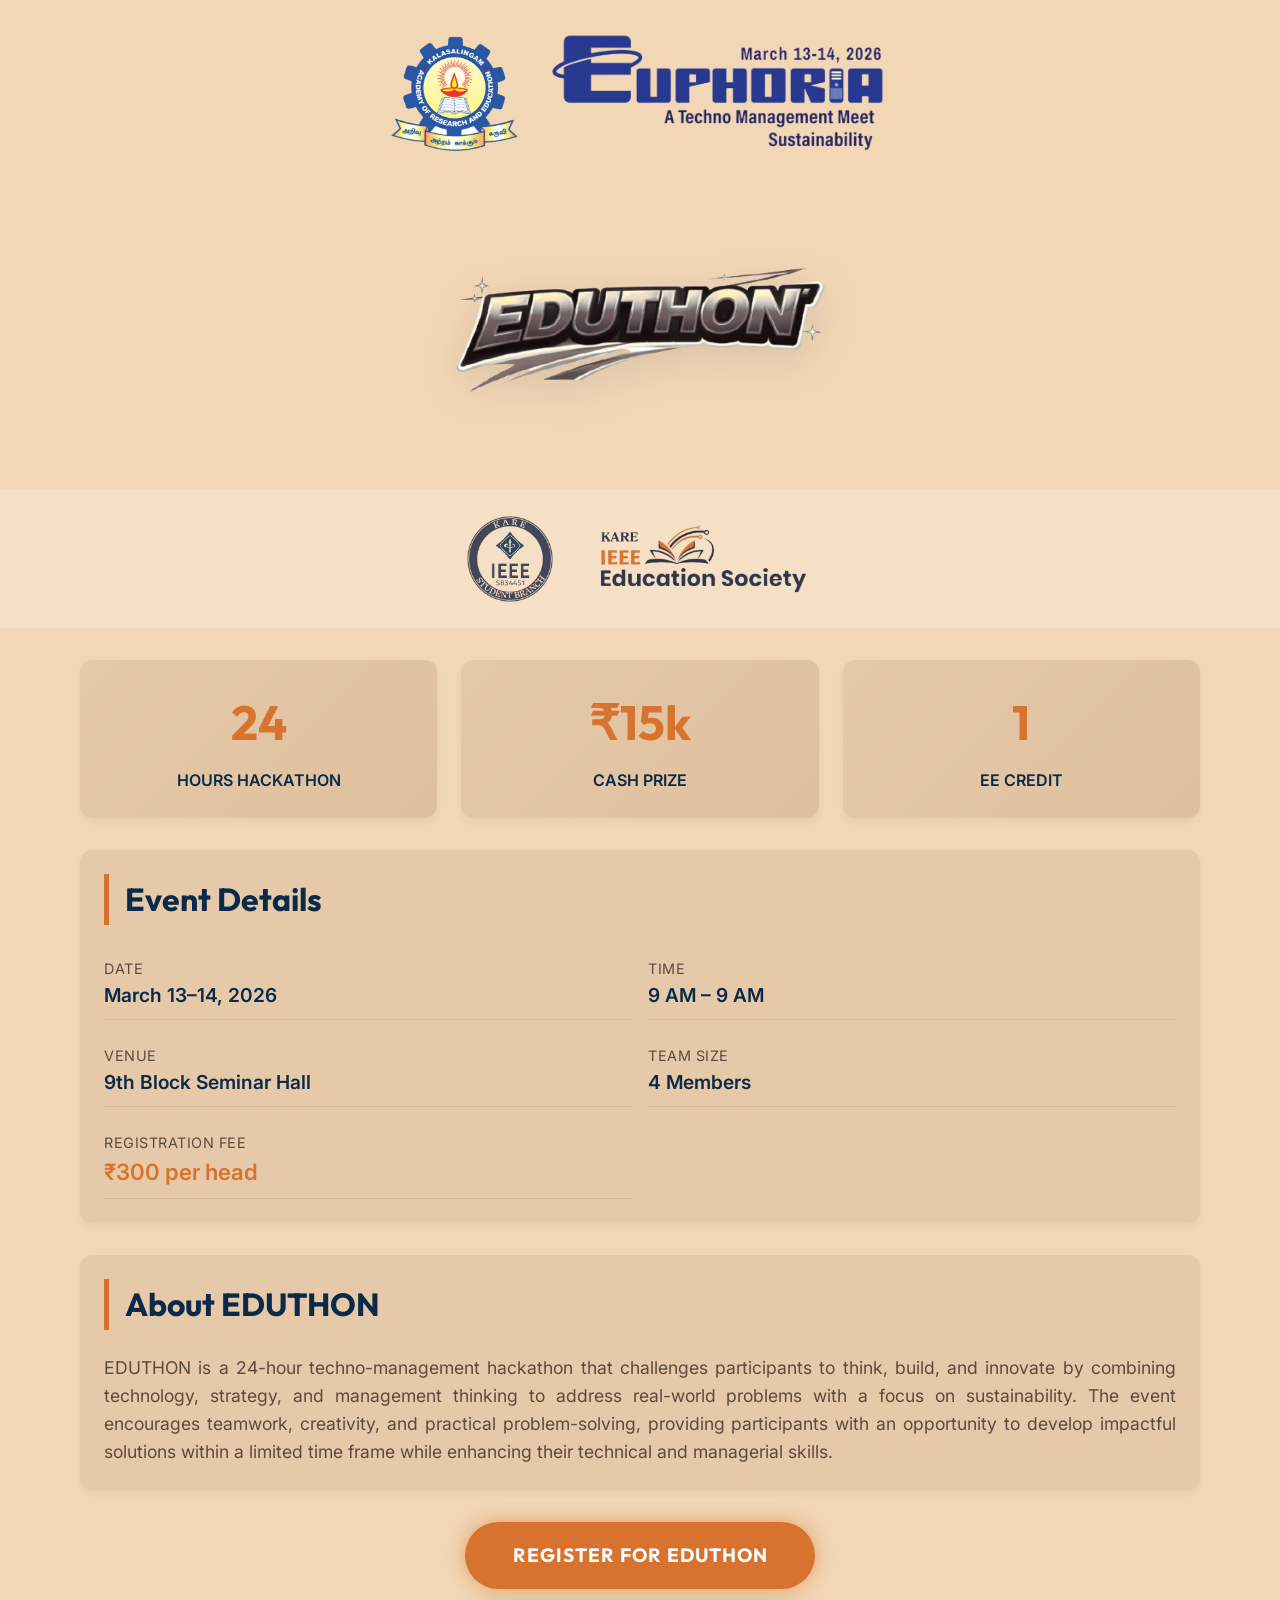
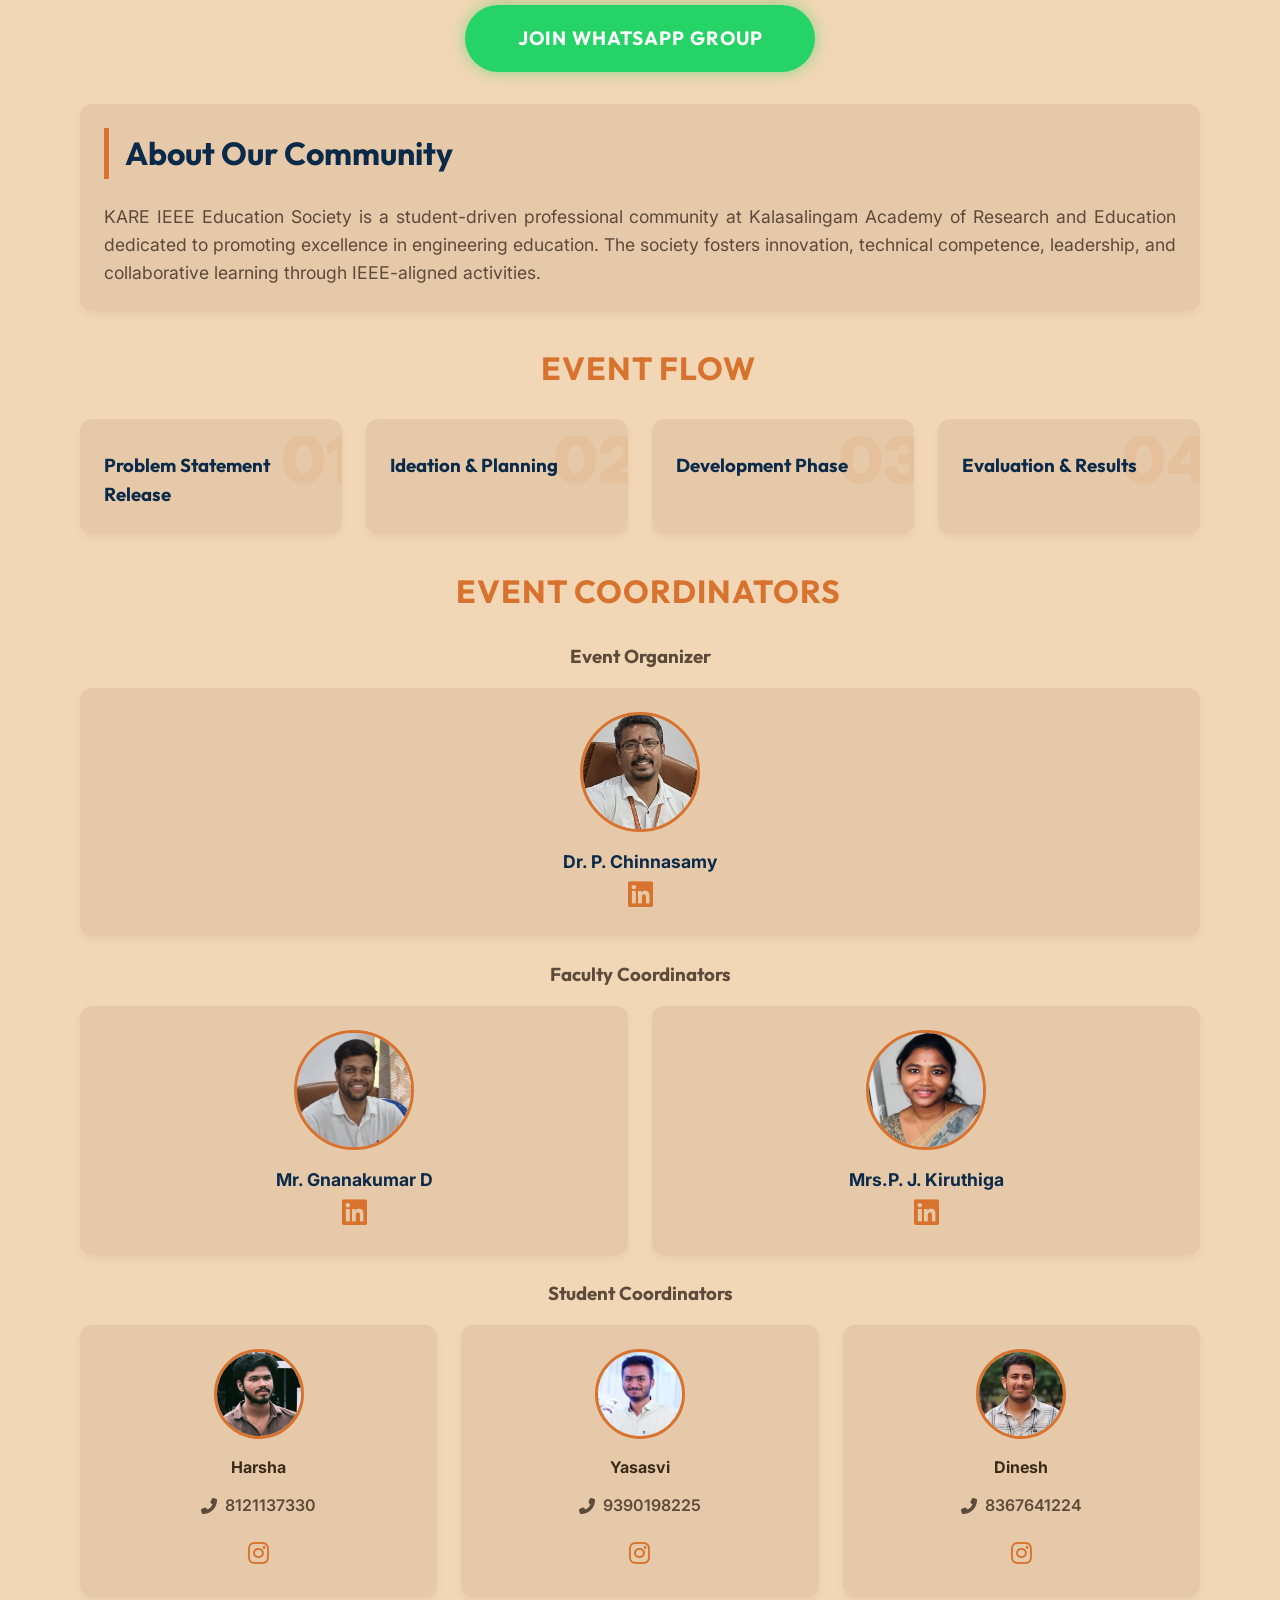
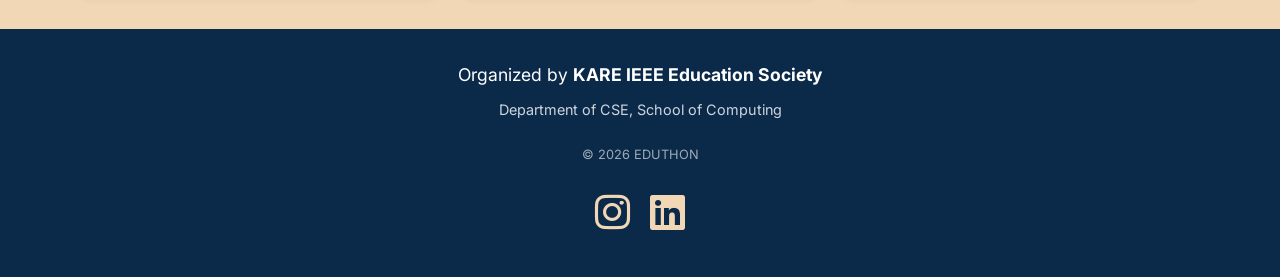
<file: index.html>
<!DOCTYPE html>
<html lang="en">

<head>
    <meta charset="UTF-8">
    <meta name="viewport" content="width=device-width, initial-scale=1.0">
    <title>EDUTHON 2026</title>
    <!-- Google Fonts: Inter and Outfit for a premium feel -->
    <link rel="preconnect" href="https://fonts.googleapis.com">
    <link rel="preconnect" href="https://fonts.gstatic.com" crossorigin>
    <link
        href="https://fonts.googleapis.com/css2?family=Inter:wght@300;400;500;600;700&family=Outfit:wght@400;600;700&display=swap"
        rel="stylesheet">
    <link rel="stylesheet" href="https://cdnjs.cloudflare.com/ajax/libs/font-awesome/6.4.0/css/all.min.css">
    <link rel="stylesheet" href="style.css">
</head>

<body>

    <header class="hero-section">
        <div class="header-logos">
            <img src="photos/college_logo.png" alt="College Logo" class="header-partner-logo">
            <img src="photos/euphoria_logo.png" alt="Euphoria Logo" class="header-partner-logo">
        </div>
        <div class="hero-content">
            <img src="photos/eduthon_logo.png" alt="EDUTHON" class="eduthon-logo">
        </div>
    </header>

    <!-- LOGO STRIP -->
    <section class="logo-strip">
        <div class="container logo-row">

            <img src="photos/ieee_logo.png" alt="IEEE Logo" class="partner-logo">
            <img src="photos/ieee_eds_logo.png" alt="IEEE Education Society Logo" class="partner-logo">
        </div>
    </section>

    <!-- KEY HIGHLIGHTS -->
    <section class="highlights-section fade-in">
        <div class="container grid-3">
            <div class="card highlight-card">
                <div class="icon-text">24</div>
                <p>Hours Hackathon</p>
            </div>
            <div class="card highlight-card">
                <div class="icon-text">₹15k</div>
                <p>Cash Prize</p>
            </div>
            <div class="card highlight-card">
                <div class="icon-text">1</div>
                <p>EE Credit</p>
            </div>
        </div>
    </section>

    <!-- EVENT INFORMATION -->
    <section class="event-info-section fade-in">
        <div class="container">
            <div class="card info-card">
                <h2 class="section-title">Event Details</h2>
                <div class="info-grid">
                    <div class="info-item">
                        <span class="label">Date</span>
                        <span class="value">March 13–14, 2026</span>
                    </div>
                    <div class="info-item">
                        <span class="label">Time</span>
                        <span class="value">9 AM – 9 AM</span>
                    </div>
                    <div class="info-item">
                        <span class="label">Venue</span>
                        <span class="value">9th Block Seminar Hall</span>
                    </div>
                    <div class="info-item">
                        <span class="label">Team Size</span>
                        <span class="value">4 Members</span>
                    </div>
                    <div class="info-item highlight-cost">
                        <span class="label">Registration Fee</span>
                        <span class="value">₹300 per head</span>
                    </div>
                </div>
            </div>
        </div>
    </section>

    <!-- ABOUT THE EVENT -->
    <section class="about-section fade-in">
        <div class="container">
            <div class="card text-card">
                <h2 class="section-title">About EDUTHON</h2>
                <p class="body-text">
                    EDUTHON is a 24-hour techno-management hackathon that challenges participants to think, build, and
                    innovate by combining technology, strategy, and management thinking to address real-world problems
                    with a focus on sustainability. The event encourages teamwork, creativity, and practical
                    problem-solving, providing participants with an opportunity to develop impactful solutions within
                    a limited time frame while enhancing their technical and managerial skills.
                </p>
            </div>
        </div>
    </section>

    <!-- CALL TO ACTION -->
    <section class="cta-section fade-in">
        <div class="container cta-container">
            <a href="https://euphoria.kalasalingam.ac.in/pages/form/registerform.php" class="btn btn-primary"
                target="_blank">
                Register for EDUTHON
            </a>
            <a href="https://chat.whatsapp.com/HaiMQS2nNc85Xj8vm456Uv?mode=gi_t" class="btn btn-whatsapp"
                target="_blank">
                Join WhatsApp Group
            </a>
        </div>
    </section>

    <!-- ABOUT OUR COMMUNITY -->
    <section class="community-section fade-in">
        <div class="container">
            <div class="card text-card">
                <h2 class="section-title">About Our Community</h2>
                <p class="body-text">
                    KARE IEEE Education Society is a student-driven professional community at
                    Kalasalingam Academy of Research and Education dedicated to promoting excellence
                    in engineering education. The society fosters innovation, technical competence,
                    leadership, and collaborative learning through IEEE-aligned activities.
                </p>
            </div>
        </div>
    </section>

    <!-- EVENT FLOW -->
    <section class="flow-section fade-in">
        <div class="container">
            <h2 class="section-title center-title">Event Flow</h2>
            <div class="flow-grid">
                <div class="card flow-card">
                    <span class="step-number">01</span>
                    <h3>Problem Statement Release</h3>
                </div>
                <div class="card flow-card">
                    <span class="step-number">02</span>
                    <h3>Ideation & Planning</h3>
                </div>
                <div class="card flow-card">
                    <span class="step-number">03</span>
                    <h3>Development Phase</h3>
                </div>
                <div class="card flow-card">
                    <span class="step-number">04</span>
                    <h3>Evaluation & Results</h3>
                </div>
            </div>
        </div>
    </section>

    <!-- EVENT COORDINATORS -->
    <section class="coordinators-section fade-in">
        <div class="container">
            <h2 class="section-title center-title">Event Coordinators</h2>

            <!-- Organizer -->
            <div class="coordinator-group">
                <h3 class="group-title">Event Organizer</h3>
                <div class="card profile-card">
                    <img src="photos/organizer.jpeg" alt="Dr. P. Chinnasamy" class="profile-img">
                    <div class="profile-info">
                        <h4>Dr. P. Chinnasamy</h4>
                        <a href="https://www.linkedin.com/in/dr-p-chinnasamy-52674b3b" target="_blank"
                            class="profile-link"><i class="fab fa-linkedin fa-2x"></i></a>
                    </div>
                </div>
            </div>

            <!-- Faculty -->
            <div class="coordinator-group">
                <h3 class="group-title">Faculty Coordinators</h3>
                <div class="grid-2">
                    <div class="card profile-card">
                        <img src="photos/faculty_1.jpeg" alt="Dr. Gnanakumar D" class="profile-img">
                        <div class="profile-info">
                            <h4>Mr. Gnanakumar D</h4>
                            <a href="https://www.linkedin.com/in/gnanakumar-d" target="_blank" class="profile-link"><i
                                    class="fab fa-linkedin fa-2x"></i></a>
                        </div>
                    </div>
                    <div class="card profile-card">
                        <img src="photos/faculty_2.jpeg" alt="P. J. Kiruthiga" class="profile-img">
                        <div class="profile-info">
                            <h4>Mrs.P. J. Kiruthiga</h4>
                            <a href="https://www.linkedin.com/in/kiruthiga-pj" target="_blank" class="profile-link"><i
                                    class="fab fa-linkedin fa-2x"></i></a>
                        </div>
                    </div>
                </div>
            </div>

            <!-- Student -->
            <div class="coordinator-group">
                <h3 class="group-title">Student Coordinators</h3>
                <div class="grid-3">
                    <div class="card profile-card simple-profile">
                        <img src="photos/student_1.jpeg" alt="Harsha" class="profile-img small">
                        <h4>Harsha</h4>
                        <a href="tel:+918121137330" class="phone-link"><i class="fas fa-phone fa-flip-horizontal"></i>
                            8121137330</a>
                        <a href="https://www.instagram.com/urs_harsha_133?igsh=Z2Y0eGl3ZTNhd2d6" target="_blank"
                            class="student-insta-link"><i class="fab fa-instagram"></i></a>
                    </div>
                    <div class="card profile-card simple-profile">
                        <img src="../photos/student_2.jpeg" alt="Yasasvi" class="profile-img small">
                        <h4>Yasasvi</h4>
                        <a href="tel:+919390198225" class="phone-link"><i class="fas fa-phone fa-flip-horizontal"></i>
                            9390198225</a>
                        <a href="https://www.instagram.com/yasasvi_reddy______?igsh=NGo5aGl6em45bTdj" target="_blank"
                            class="student-insta-link"><i class="fab fa-instagram"></i></a>
                    </div>
                    <div class="card profile-card simple-profile">
                        <img src="../photos/student_3.jpeg" alt="Dinesh" class="profile-img small">
                        <h4>Dinesh</h4>
                        <a href="tel:+918367641224" class="phone-link"><i class="fas fa-phone fa-flip-horizontal"></i>
                            8367641224</a>
                        <a href="https://www.instagram.com/dinesh._.naidu._.06?igsh=ejYzMWwxYm9odjIy" target="_blank"
                            class="student-insta-link"><i class="fab fa-instagram"></i></a>
                    </div>
                </div>
            </div>
        </div>
    </section>

    <!-- FOOTER -->
    <footer class="footer">
        <div class="container">
            <p class="footer-org">Organized by <strong>KARE IEEE Education Society</strong></p>
            <p class="footer-dept">Department of CSE, School of Computing</p>
            <p class="copyright">&copy; 2026 EDUTHON</p>
            <div class="social-links">
                <a href="https://www.instagram.com/kare_ieee_eds_official?igsh=NXN4azc3Nm1lbXIy" target="_blank"
                    class="social-icon"><i class="fab fa-instagram"></i></a>
                <a href="https://www.linkedin.com/in/ieee-education-society-kare-97b490381?utm_source=share&utm_campaign=share_via&utm_content=profile&utm_medium=android_app" target="_blank" class="social-icon"><i
                        class="fab fa-linkedin"></i></a>
            </div>
        </div>
    </footer>

    <script src="script.js"></script>
</body>

</html>
</file>
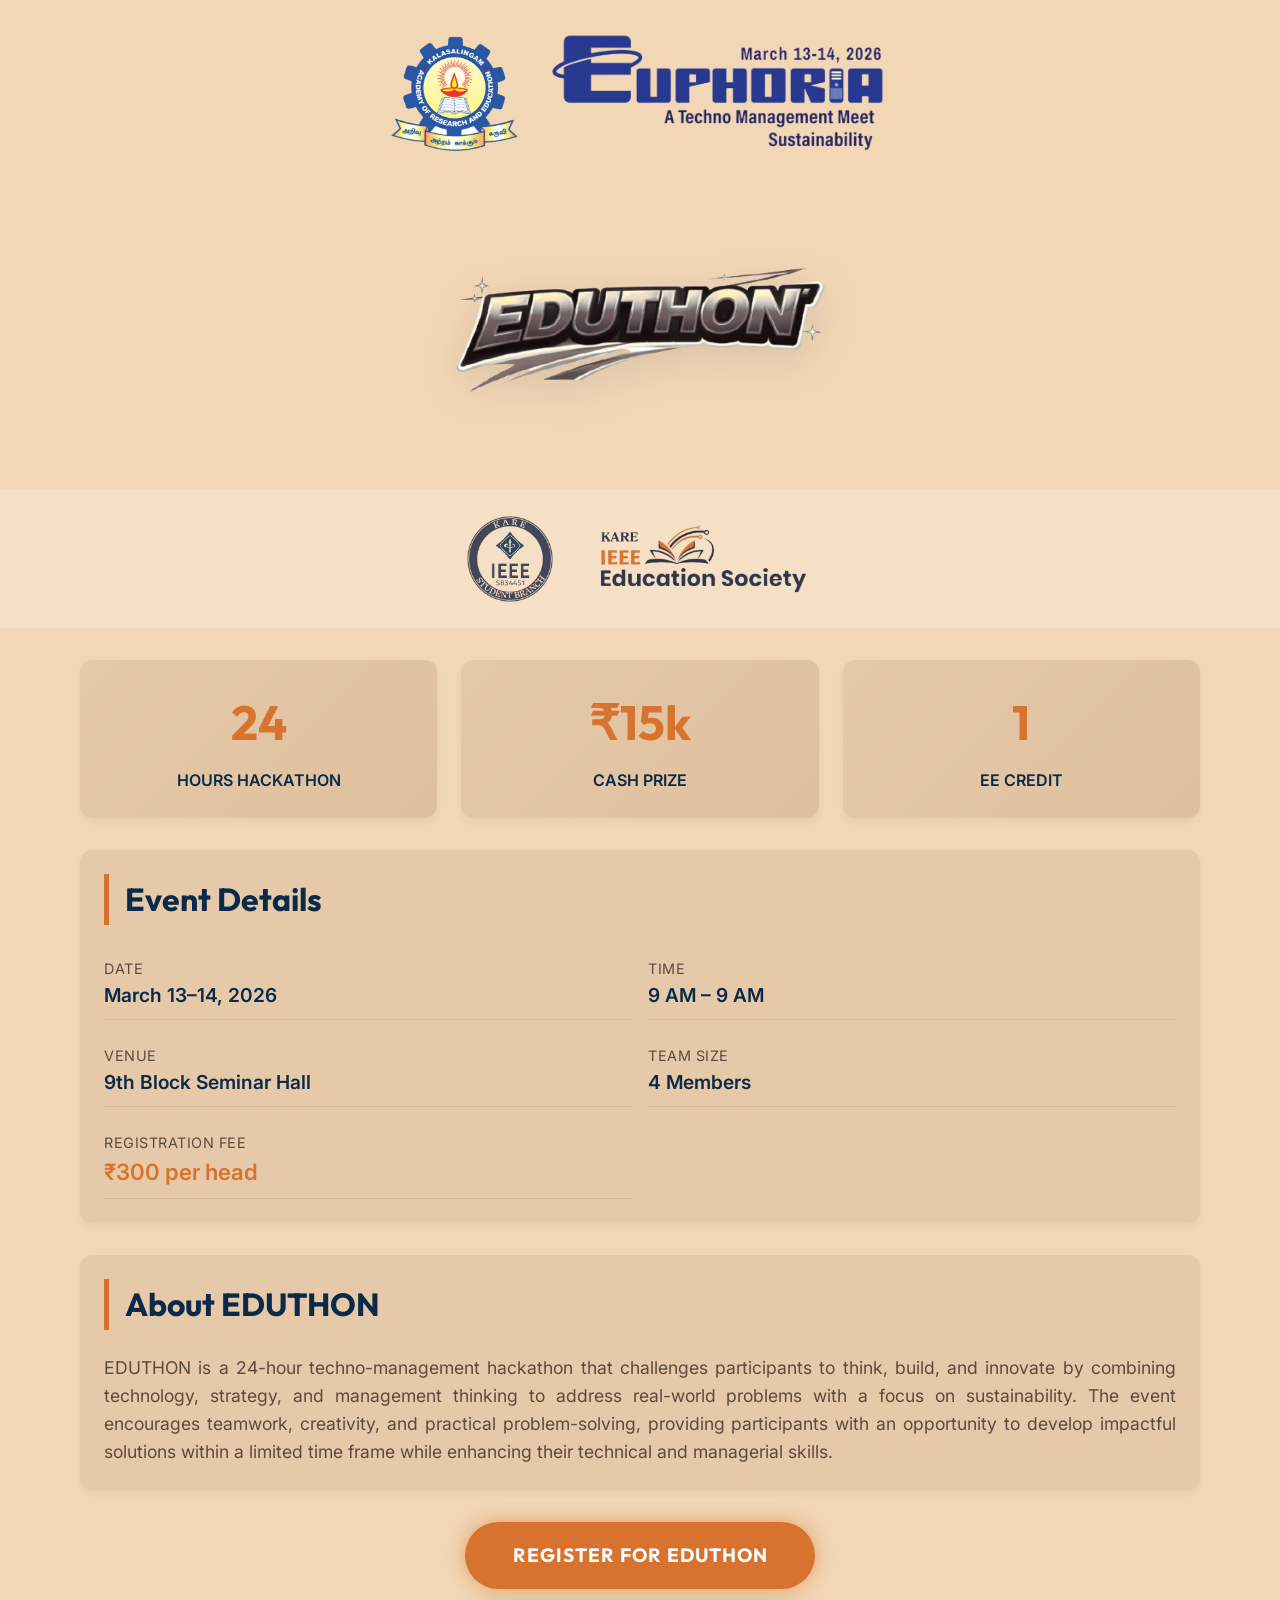
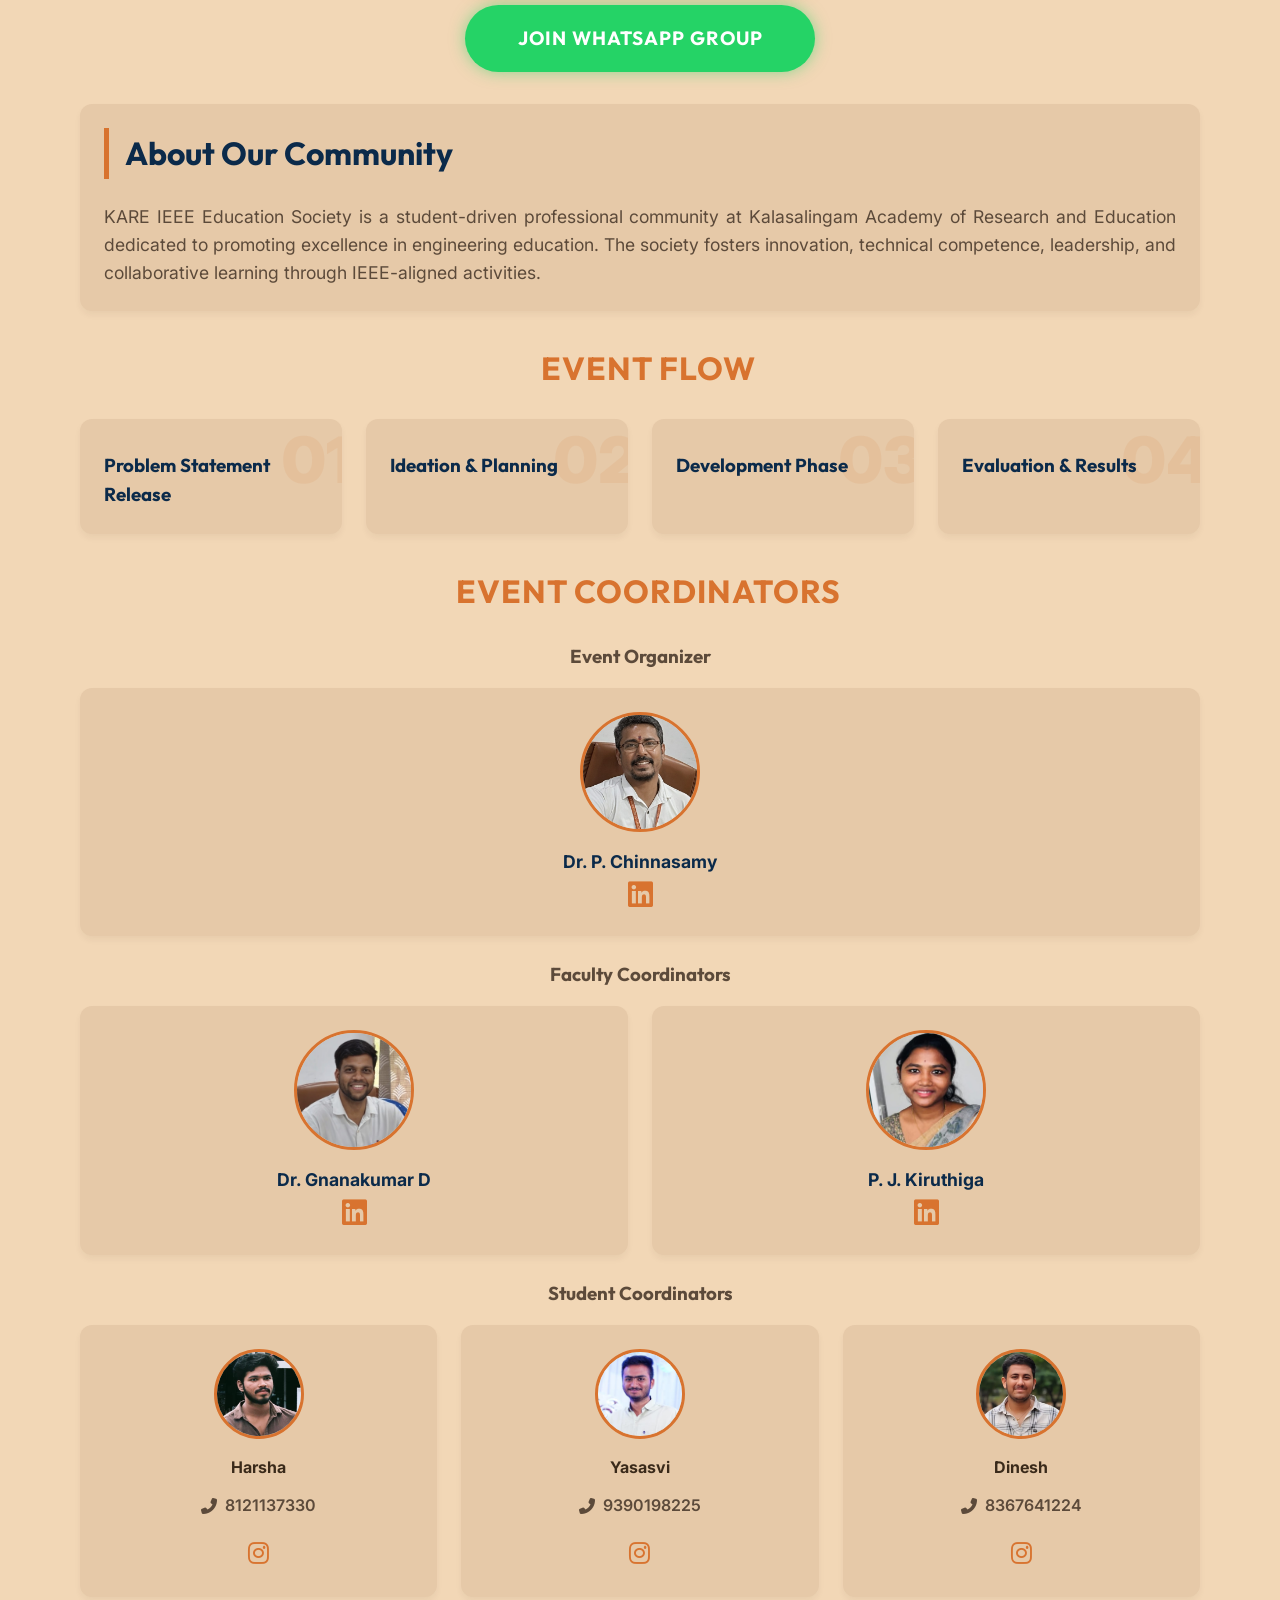
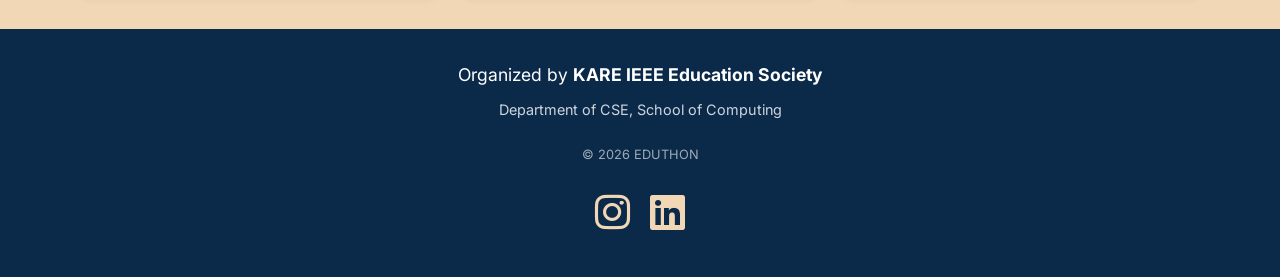
<file: codes/index.html>
<!DOCTYPE html>
<html lang="en">

<head>
    <meta charset="UTF-8">
    <meta name="viewport" content="width=device-width, initial-scale=1.0">
    <title>EDUTHON 2026</title>
    <!-- Google Fonts: Inter and Outfit for a premium feel -->
    <link rel="preconnect" href="https://fonts.googleapis.com">
    <link rel="preconnect" href="https://fonts.gstatic.com" crossorigin>
    <link
        href="https://fonts.googleapis.com/css2?family=Inter:wght@300;400;500;600;700&family=Outfit:wght@400;600;700&display=swap"
        rel="stylesheet">
    <link rel="stylesheet" href="https://cdnjs.cloudflare.com/ajax/libs/font-awesome/6.4.0/css/all.min.css">
    <link rel="stylesheet" href="style.css">
</head>

<body>

    <header class="hero-section">
        <div class="header-logos">
            <img src="../photos/college_logo.png" alt="College Logo" class="header-partner-logo">
            <img src="../photos/euphoria_logo.png" alt="Euphoria Logo" class="header-partner-logo">
        </div>
        <div class="hero-content">
            <img src="../photos/eduthon_logo.png" alt="EDUTHON" class="eduthon-logo">
        </div>
    </header>

    <!-- LOGO STRIP -->
    <section class="logo-strip">
        <div class="container logo-row">

            <img src="../photos/ieee_logo.png" alt="IEEE Logo" class="partner-logo">
            <img src="../photos/ieee_eds_logo.png" alt="IEEE Education Society Logo" class="partner-logo">
        </div>
    </section>

    <!-- KEY HIGHLIGHTS -->
    <section class="highlights-section fade-in">
        <div class="container grid-3">
            <div class="card highlight-card">
                <div class="icon-text">24</div>
                <p>Hours Hackathon</p>
            </div>
            <div class="card highlight-card">
                <div class="icon-text">₹15k</div>
                <p>Cash Prize</p>
            </div>
            <div class="card highlight-card">
                <div class="icon-text">1</div>
                <p>EE Credit</p>
            </div>
        </div>
    </section>

    <!-- EVENT INFORMATION -->
    <section class="event-info-section fade-in">
        <div class="container">
            <div class="card info-card">
                <h2 class="section-title">Event Details</h2>
                <div class="info-grid">
                    <div class="info-item">
                        <span class="label">Date</span>
                        <span class="value">March 13–14, 2026</span>
                    </div>
                    <div class="info-item">
                        <span class="label">Time</span>
                        <span class="value">9 AM – 9 AM</span>
                    </div>
                    <div class="info-item">
                        <span class="label">Venue</span>
                        <span class="value">9th Block Seminar Hall</span>
                    </div>
                    <div class="info-item">
                        <span class="label">Team Size</span>
                        <span class="value">4 Members</span>
                    </div>
                    <div class="info-item highlight-cost">
                        <span class="label">Registration Fee</span>
                        <span class="value">₹300 per head</span>
                    </div>
                </div>
            </div>
        </div>
    </section>

    <!-- ABOUT THE EVENT -->
    <section class="about-section fade-in">
        <div class="container">
            <div class="card text-card">
                <h2 class="section-title">About EDUTHON</h2>
                <p class="body-text">
                    EDUTHON is a 24-hour techno-management hackathon that challenges participants to think, build, and
                    innovate by combining technology, strategy, and management thinking to address real-world problems
                    with a focus on sustainability. The event encourages teamwork, creativity, and practical
                    problem-solving, providing participants with an opportunity to develop impactful solutions within
                    a limited time frame while enhancing their technical and managerial skills.
                </p>
            </div>
        </div>
    </section>

    <!-- CALL TO ACTION -->
    <section class="cta-section fade-in">
        <div class="container cta-container">
            <a href="https://euphoria.kalasalingam.ac.in/pages/form/registerform.php" class="btn btn-primary"
                target="_blank">
                Register for EDUTHON
            </a>
            <a href="https://chat.whatsapp.com/HaiMQS2nNc85Xj8vm456Uv?mode=gi_t" class="btn btn-whatsapp"
                target="_blank">
                Join WhatsApp Group
            </a>
        </div>
    </section>

    <!-- ABOUT OUR COMMUNITY -->
    <section class="community-section fade-in">
        <div class="container">
            <div class="card text-card">
                <h2 class="section-title">About Our Community</h2>
                <p class="body-text">
                    KARE IEEE Education Society is a student-driven professional community at
                    Kalasalingam Academy of Research and Education dedicated to promoting excellence
                    in engineering education. The society fosters innovation, technical competence,
                    leadership, and collaborative learning through IEEE-aligned activities.
                </p>
            </div>
        </div>
    </section>

    <!-- EVENT FLOW -->
    <section class="flow-section fade-in">
        <div class="container">
            <h2 class="section-title center-title">Event Flow</h2>
            <div class="flow-grid">
                <div class="card flow-card">
                    <span class="step-number">01</span>
                    <h3>Problem Statement Release</h3>
                </div>
                <div class="card flow-card">
                    <span class="step-number">02</span>
                    <h3>Ideation & Planning</h3>
                </div>
                <div class="card flow-card">
                    <span class="step-number">03</span>
                    <h3>Development Phase</h3>
                </div>
                <div class="card flow-card">
                    <span class="step-number">04</span>
                    <h3>Evaluation & Results</h3>
                </div>
            </div>
        </div>
    </section>

    <!-- EVENT COORDINATORS -->
    <section class="coordinators-section fade-in">
        <div class="container">
            <h2 class="section-title center-title">Event Coordinators</h2>

            <!-- Organizer -->
            <div class="coordinator-group">
                <h3 class="group-title">Event Organizer</h3>
                <div class="card profile-card">
                    <img src="../photos/organizer.jpeg" alt="Dr. P. Chinnasamy" class="profile-img">
                    <div class="profile-info">
                        <h4>Dr. P. Chinnasamy</h4>
                        <a href="https://www.linkedin.com/in/dr-p-chinnasamy-52674b3b" target="_blank"
                            class="profile-link"><i class="fab fa-linkedin fa-2x"></i></a>
                    </div>
                </div>
            </div>

            <!-- Faculty -->
            <div class="coordinator-group">
                <h3 class="group-title">Faculty Coordinators</h3>
                <div class="grid-2">
                    <div class="card profile-card">
                        <img src="../photos/faculty_1.jpeg" alt="Dr. Gnanakumar D" class="profile-img">
                        <div class="profile-info">
                            <h4>Dr. Gnanakumar D</h4>
                            <a href="https://www.linkedin.com/in/gnanakumar-d" target="_blank" class="profile-link"><i
                                    class="fab fa-linkedin fa-2x"></i></a>
                        </div>
                    </div>
                    <div class="card profile-card">
                        <img src="../photos/faculty_2.jpeg" alt="P. J. Kiruthiga" class="profile-img">
                        <div class="profile-info">
                            <h4>P. J. Kiruthiga</h4>
                            <a href="https://www.linkedin.com/in/kiruthiga-pj" target="_blank" class="profile-link"><i
                                    class="fab fa-linkedin fa-2x"></i></a>
                        </div>
                    </div>
                </div>
            </div>

            <!-- Student -->
            <div class="coordinator-group">
                <h3 class="group-title">Student Coordinators</h3>
                <div class="grid-3">
                    <div class="card profile-card simple-profile">
                        <img src="../photos/student_1.jpeg" alt="Harsha" class="profile-img small">
                        <h4>Harsha</h4>
                        <a href="tel:+918121137330" class="phone-link"><i class="fas fa-phone fa-flip-horizontal"></i>
                            8121137330</a>
                        <a href="https://www.instagram.com/urs_harsha_133?igsh=Z2Y0eGl3ZTNhd2d6" target="_blank"
                            class="student-insta-link"><i class="fab fa-instagram"></i></a>
                    </div>
                    <div class="card profile-card simple-profile">
                        <img src="../photos/student_2.jpeg" alt="Yasasvi" class="profile-img small">
                        <h4>Yasasvi</h4>
                        <a href="tel:+919390198225" class="phone-link"><i class="fas fa-phone fa-flip-horizontal"></i>
                            9390198225</a>
                        <a href="https://www.instagram.com/yasasvi_reddy______?igsh=NGo5aGl6em45bTdj" target="_blank"
                            class="student-insta-link"><i class="fab fa-instagram"></i></a>
                    </div>
                    <div class="card profile-card simple-profile">
                        <img src="../photos/student_3.jpeg" alt="Dinesh" class="profile-img small">
                        <h4>Dinesh</h4>
                        <a href="tel:+918367641224" class="phone-link"><i class="fas fa-phone fa-flip-horizontal"></i>
                            8367641224</a>
                        <a href="https://www.instagram.com/dinesh._.naidu._.06?igsh=ejYzMWwxYm9odjIy" target="_blank"
                            class="student-insta-link"><i class="fab fa-instagram"></i></a>
                    </div>
                </div>
            </div>
        </div>
    </section>

    <!-- FOOTER -->
    <footer class="footer">
        <div class="container">
            <p class="footer-org">Organized by <strong>KARE IEEE Education Society</strong></p>
            <p class="footer-dept">Department of CSE, School of Computing</p>
            <p class="copyright">&copy; 2026 EDUTHON</p>
            <div class="social-links">
                <a href="https://www.instagram.com/kare_ieee_eds_official?igsh=NXN4azc3Nm1lbXIy" target="_blank"
                    class="social-icon"><i class="fab fa-instagram"></i></a>
                <a href="https://www.linkedin.com/company/ieee-eds-kare-sb/" target="_blank" class="social-icon"><i
                        class="fab fa-linkedin"></i></a>
            </div>
        </div>
    </footer>

    <script src="script.js"></script>
</body>

</html>
</file>
<file: style.css>
/* RESET & VARIABLES */
:root {
    /* Color Palette */
    --bg-primary: #F2D7B6;
    /* Cream/Beige */
    --bg-secondary: #E6C9A8;
    /* Light Brown/Sand */
    --text-primary: #3A2A1A;
    /* Dark Brown/Charcoal */
    --text-secondary: #5C4A3A;
    /* Slightly lighter brown */
    --accent-color: #D8732F;
    /* Burnt Orange */
    --whatsapp-green: #25D366;
    --text-dark: #0B2A4A;
    /* Deep Navy/Dark Brown */

    /* Spacing */
    --spacing-sm: 8px;
    --spacing-md: 16px;
    --spacing-lg: 24px;
    --spacing-xl: 32px;

    /* Border Radius */
    --radius-md: 12px;
    --radius-lg: 20px;

    /* Fonts */
    --font-heading: 'Outfit', sans-serif;
    --font-body: 'Inter', sans-serif;
}

* {
    margin: 0;
    padding: 0;
    box-sizing: border-box;
}

body {
    background-color: var(--bg-primary);
    color: var(--text-primary);
    font-family: var(--font-body);
    line-height: 1.6;
    overflow-x: hidden;
}

img {
    max-width: 100%;
    display: block;
}

a {
    text-decoration: none;
    color: inherit;
    transition: opacity 0.3s ease;
}

a:hover {
    opacity: 0.8;
}

/* UTILITY CLASSES */
.container {
    width: 90%;
    max-width: 1200px;
    margin: 0 auto;
    padding: 0 var(--spacing-md);
}

.text-center {
    text-align: center;
}

.section-title {
    font-family: var(--font-heading);
    font-size: 2rem;
    font-weight: 700;
    color: var(--text-dark);
    margin-bottom: var(--spacing-lg);
    border-left: 5px solid var(--accent-color);
    padding-left: var(--spacing-md);
}

.center-title {
    border-left: none;
    text-align: center;
    color: var(--accent-color);
    text-transform: uppercase;
    letter-spacing: 1px;
}

/* CARD STYLES */
.card {
    background-color: var(--bg-secondary);
    border-radius: var(--radius-md);
    padding: var(--spacing-lg);
    box-shadow: 0 4px 6px rgba(58, 42, 26, 0.05);
    /* Subtle shadow using dark brown */
    transition: transform 0.3s ease, box-shadow 0.3s ease;
}

.card:hover {
    transform: translateY(-5px);
    box-shadow: 0 10px 15px rgba(58, 42, 26, 0.1);
}

/* HERO SECTION */
.hero-section {
    position: relative;
    padding: var(--spacing-xl) 0;
    text-align: center;
    min-height: 50vh;
    display: flex;
    flex-direction: column;
    align-items: center;
    justify-content: center;
}

.header-logos {
    display: flex;
    justify-content: center;
    align-items: center;
    gap: var(--spacing-lg);
    margin-bottom: var(--spacing-lg);
    width: 100%;
}

.header-partner-logo {
    height: 120px;
    /* Adjustable based on preference */
    width: auto;
    object-fit: contain;
}

.eduthon-logo {
    max-width: 500px;
    width: 100%;
    margin: 0 auto;
    /* Hero is mainly for this logo */
    filter: drop-shadow(0 10px 20px rgba(0, 0, 0, 0.1));
}

/* LOGO STRIP */
.logo-strip {
    padding: var(--spacing-lg) 0;
    background-color: rgba(255, 255, 255, 0.2);
    /* Slight contrast */
    margin-bottom: var(--spacing-xl);
}

.logo-row {
    display: flex;
    justify-content: center;
    align-items: center;
    gap: var(--spacing-xl);
    flex-wrap: wrap;
}

.partner-logo {
    height: 90px;
    width: auto;
    opacity: 0.9;
    mix-blend-mode: multiply;
    /* Blends better with cream bg */
}

/* GRID SYSTEMS */
.grid-3 {
    display: grid;
    grid-template-columns: repeat(auto-fit, minmax(250px, 1fr));
    gap: var(--spacing-lg);
}

.grid-2 {
    display: grid;
    grid-template-columns: repeat(auto-fit, minmax(300px, 1fr));
    gap: var(--spacing-lg);
}

/* HIGHLIGHTS */
.highlights-section {
    margin-bottom: var(--spacing-xl);
}

.highlight-card {
    text-align: center;
    background: linear-gradient(135deg, var(--bg-secondary), #dec09e);
}

.icon-text {
    font-family: var(--font-heading);
    font-size: 3rem;
    font-weight: 700;
    color: var(--accent-color);
    margin-bottom: var(--spacing-sm);
}

.highlight-card p {
    font-weight: 600;
    color: var(--text-dark);
    text-transform: uppercase;
}

/* EVENT INFO */
.event-info-section {
    margin-bottom: var(--spacing-xl);
}

.info-grid {
    display: grid;
    grid-template-columns: 1fr;
    gap: var(--spacing-md);
}

@media (min-width: 600px) {
    .info-grid {
        grid-template-columns: repeat(2, 1fr);
    }
}

.info-item {
    display: flex;
    flex-direction: column;
    padding: var(--spacing-sm) 0;
    border-bottom: 1px solid rgba(58, 42, 26, 0.1);
}

.info-item .label {
    font-size: 0.9rem;
    color: var(--text-secondary);
    text-transform: uppercase;
    letter-spacing: 0.5px;
}

.info-item .value {
    font-size: 1.2rem;
    font-weight: 600;
    color: var(--text-dark);
}

.highlight-cost .value {
    color: var(--accent-color);
    font-size: 1.4rem;
}

/* ABOUT & COMMUNITY */
.about-section,
.community-section {
    margin-bottom: var(--spacing-xl);
}

.body-text {
    font-size: 1.1rem;
    color: var(--text-secondary);
    text-align: justify;
}

/* CALL TO ACTION */
.cta-section {
    margin-bottom: var(--spacing-xl);
    text-align: center;
}

.cta-container {
    display: flex;
    flex-direction: column;
    align-items: center;
    gap: var(--spacing-md);
}

.btn {
    display: inline-block;
    padding: 18px 40px;
    border-radius: 50px;
    font-family: var(--font-heading);
    font-weight: 700;
    font-size: 1.2rem;
    text-transform: uppercase;
    letter-spacing: 1px;
    width: 100%;
    max-width: 350px;
    transition: all 0.3s ease;
    box-shadow: 0 4px 10px rgba(0, 0, 0, 0.1);
}

.btn-primary {
    background-color: var(--accent-color);
    color: #fff;
    box-shadow: 0 0 20px rgba(216, 115, 47, 0.6);
    animation: pulse 2s infinite;
}

.btn-primary:hover {
    background-color: #bf6426;
    transform: translateY(-2px);
    box-shadow: 0 0 30px rgba(216, 115, 47, 0.8);
}

.btn-whatsapp {
    background-color: var(--whatsapp-green);
    color: #fff;
    box-shadow: 0 0 15px rgba(37, 211, 102, 0.5);
}

.btn-whatsapp:hover {
    background-color: #1ebc57;
    transform: translateY(-2px);
    box-shadow: 0 0 25px rgba(37, 211, 102, 0.7);
}

/* EVENT FLOW */
.flow-section {
    margin-bottom: var(--spacing-xl);
}

.flow-grid {
    display: grid;
    grid-template-columns: repeat(auto-fit, minmax(200px, 1fr));
    gap: var(--spacing-lg);
}

.flow-card {
    position: relative;
    padding-top: var(--spacing-xl);
    overflow: hidden;
}

.step-number {
    position: absolute;
    top: -10px;
    right: -10px;
    font-size: 4rem;
    font-weight: 900;
    color: rgba(216, 115, 47, 0.1);
    /* Transparent accent */
    z-index: 0;
}

.flow-card h3 {
    position: relative;
    z-index: 1;
    font-family: var(--font-heading);
    color: var(--text-dark);
}

/* COORDINATORS */
.coordinators-section {
    margin-bottom: var(--spacing-xl);
}

.group-title {
    text-align: center;
    margin: var(--spacing-lg) 0 var(--spacing-md);
    color: var(--text-secondary);
    font-family: var(--font-heading);
}

.profile-card {
    display: flex;
    flex-direction: column;
    align-items: center;
    text-align: center;
    gap: var(--spacing-sm);
}

.profile-img {
    width: 120px;
    height: 120px;
    border-radius: 50%;
    object-fit: cover;
    border: 3px solid var(--accent-color);
    margin-bottom: var(--spacing-sm);
    background-color: #ddd;
    /* Placeholder color */
}

.profile-img.small {
    width: 90px;
    height: 90px;
}

.profile-info h4 {
    font-size: 1.1rem;
    color: var(--text-dark);
    margin-bottom: 4px;
}

.profile-link {
    font-size: 0.9rem;
    color: var(--accent-color);
    text-decoration: underline;
}

.simple-profile p {
    font-weight: 600;
    color: var(--text-secondary);
}

/* Phone Links */
.phone-link {
    display: flex;
    align-items: center;
    justify-content: center;
    gap: 8px;
    margin-top: 5px;
    font-weight: 600;
    color: var(--text-secondary);
    transition: color 0.3s ease;
}

.phone-link:hover {
    color: var(--accent-color);
}

.student-insta-link {
    display: inline-block;
    color: var(--accent-color);
    font-size: 1.5rem;
    margin-top: 8px;
    transition: transform 0.3s ease;
}

.student-insta-link:hover {
    transform: scale(1.1);
}

/* FOOTER */
.footer {
    background-color: var(--text-dark);
    color: #fff;
    /* Lightened cream */
    padding: var(--spacing-xl) 0;
    text-align: center;
}

.footer-org {
    font-size: 1.1rem;
    margin-bottom: var(--spacing-sm);
}

.footer-dept {
    font-size: 0.9rem;
    opacity: 0.8;
    margin-bottom: var(--spacing-lg);
}

.copyright {
    font-size: 0.8rem;
    opacity: 0.6;
    margin-bottom: var(--spacing-md);
}

.social-links {
    display: flex;
    justify-content: center;
    gap: 20px;
}

.social-icon {
    font-size: 2.5rem;
    color: var(--bg-primary);
    /* Cream color for footer icons */
    transition: color 0.3s ease, transform 0.3s ease;
}

.social-icon:hover {
    color: var(--accent-color);
    transform: translateY(-3px);
}

/* ANIMATIONS */
.fade-in {
    opacity: 0;
    transform: translateY(20px);
    transition: opacity 0.6s ease-out, transform 0.6s ease-out;
}

.fade-in.visible {
    opacity: 1;
    transform: translateY(0);
}

@keyframes pulse {
    0% {
        box-shadow: 0 0 0 0 rgba(216, 115, 47, 0.7);
    }

    70% {
        box-shadow: 0 0 0 15px rgba(216, 115, 47, 0);
    }

    100% {
        box-shadow: 0 0 0 0 rgba(216, 115, 47, 0);
    }
}

/* RESPONSIVE */
@media (max-width: 600px) {
    .section-title {
        font-size: 1.5rem;
    }

    .logo-row {
        gap: var(--spacing-md);
    }

    .partner-logo {
        height: 40px;
    }

    .highlights-section .grid-3 {
        grid-template-columns: 1fr;
    }
}
</file>
<file: codes/style.css>
/* RESET & VARIABLES */
:root {
    /* Color Palette */
    --bg-primary: #F2D7B6;
    /* Cream/Beige */
    --bg-secondary: #E6C9A8;
    /* Light Brown/Sand */
    --text-primary: #3A2A1A;
    /* Dark Brown/Charcoal */
    --text-secondary: #5C4A3A;
    /* Slightly lighter brown */
    --accent-color: #D8732F;
    /* Burnt Orange */
    --whatsapp-green: #25D366;
    --text-dark: #0B2A4A;
    /* Deep Navy/Dark Brown */

    /* Spacing */
    --spacing-sm: 8px;
    --spacing-md: 16px;
    --spacing-lg: 24px;
    --spacing-xl: 32px;

    /* Border Radius */
    --radius-md: 12px;
    --radius-lg: 20px;

    /* Fonts */
    --font-heading: 'Outfit', sans-serif;
    --font-body: 'Inter', sans-serif;
}

* {
    margin: 0;
    padding: 0;
    box-sizing: border-box;
}

body {
    background-color: var(--bg-primary);
    color: var(--text-primary);
    font-family: var(--font-body);
    line-height: 1.6;
    overflow-x: hidden;
}

img {
    max-width: 100%;
    display: block;
}

a {
    text-decoration: none;
    color: inherit;
    transition: opacity 0.3s ease;
}

a:hover {
    opacity: 0.8;
}

/* UTILITY CLASSES */
.container {
    width: 90%;
    max-width: 1200px;
    margin: 0 auto;
    padding: 0 var(--spacing-md);
}

.text-center {
    text-align: center;
}

.section-title {
    font-family: var(--font-heading);
    font-size: 2rem;
    font-weight: 700;
    color: var(--text-dark);
    margin-bottom: var(--spacing-lg);
    border-left: 5px solid var(--accent-color);
    padding-left: var(--spacing-md);
}

.center-title {
    border-left: none;
    text-align: center;
    color: var(--accent-color);
    text-transform: uppercase;
    letter-spacing: 1px;
}

/* CARD STYLES */
.card {
    background-color: var(--bg-secondary);
    border-radius: var(--radius-md);
    padding: var(--spacing-lg);
    box-shadow: 0 4px 6px rgba(58, 42, 26, 0.05);
    /* Subtle shadow using dark brown */
    transition: transform 0.3s ease, box-shadow 0.3s ease;
}

.card:hover {
    transform: translateY(-5px);
    box-shadow: 0 10px 15px rgba(58, 42, 26, 0.1);
}

/* HERO SECTION */
.hero-section {
    position: relative;
    padding: var(--spacing-xl) 0;
    text-align: center;
    min-height: 50vh;
    display: flex;
    flex-direction: column;
    align-items: center;
    justify-content: center;
}

.header-logos {
    display: flex;
    justify-content: center;
    align-items: center;
    gap: var(--spacing-lg);
    margin-bottom: var(--spacing-lg);
    width: 100%;
}

.header-partner-logo {
    height: 120px;
    /* Adjustable based on preference */
    width: auto;
    object-fit: contain;
}

.eduthon-logo {
    max-width: 500px;
    width: 100%;
    margin: 0 auto;
    /* Hero is mainly for this logo */
    filter: drop-shadow(0 10px 20px rgba(0, 0, 0, 0.1));
}

/* LOGO STRIP */
.logo-strip {
    padding: var(--spacing-lg) 0;
    background-color: rgba(255, 255, 255, 0.2);
    /* Slight contrast */
    margin-bottom: var(--spacing-xl);
}

.logo-row {
    display: flex;
    justify-content: center;
    align-items: center;
    gap: var(--spacing-xl);
    flex-wrap: wrap;
}

.partner-logo {
    height: 90px;
    width: auto;
    opacity: 0.9;
    mix-blend-mode: multiply;
    /* Blends better with cream bg */
}

/* GRID SYSTEMS */
.grid-3 {
    display: grid;
    grid-template-columns: repeat(auto-fit, minmax(250px, 1fr));
    gap: var(--spacing-lg);
}

.grid-2 {
    display: grid;
    grid-template-columns: repeat(auto-fit, minmax(300px, 1fr));
    gap: var(--spacing-lg);
}

/* HIGHLIGHTS */
.highlights-section {
    margin-bottom: var(--spacing-xl);
}

.highlight-card {
    text-align: center;
    background: linear-gradient(135deg, var(--bg-secondary), #dec09e);
}

.icon-text {
    font-family: var(--font-heading);
    font-size: 3rem;
    font-weight: 700;
    color: var(--accent-color);
    margin-bottom: var(--spacing-sm);
}

.highlight-card p {
    font-weight: 600;
    color: var(--text-dark);
    text-transform: uppercase;
}

/* EVENT INFO */
.event-info-section {
    margin-bottom: var(--spacing-xl);
}

.info-grid {
    display: grid;
    grid-template-columns: 1fr;
    gap: var(--spacing-md);
}

@media (min-width: 600px) {
    .info-grid {
        grid-template-columns: repeat(2, 1fr);
    }
}

.info-item {
    display: flex;
    flex-direction: column;
    padding: var(--spacing-sm) 0;
    border-bottom: 1px solid rgba(58, 42, 26, 0.1);
}

.info-item .label {
    font-size: 0.9rem;
    color: var(--text-secondary);
    text-transform: uppercase;
    letter-spacing: 0.5px;
}

.info-item .value {
    font-size: 1.2rem;
    font-weight: 600;
    color: var(--text-dark);
}

.highlight-cost .value {
    color: var(--accent-color);
    font-size: 1.4rem;
}

/* ABOUT & COMMUNITY */
.about-section,
.community-section {
    margin-bottom: var(--spacing-xl);
}

.body-text {
    font-size: 1.1rem;
    color: var(--text-secondary);
    text-align: justify;
}

/* CALL TO ACTION */
.cta-section {
    margin-bottom: var(--spacing-xl);
    text-align: center;
}

.cta-container {
    display: flex;
    flex-direction: column;
    align-items: center;
    gap: var(--spacing-md);
}

.btn {
    display: inline-block;
    padding: 18px 40px;
    border-radius: 50px;
    font-family: var(--font-heading);
    font-weight: 700;
    font-size: 1.2rem;
    text-transform: uppercase;
    letter-spacing: 1px;
    width: 100%;
    max-width: 350px;
    transition: all 0.3s ease;
    box-shadow: 0 4px 10px rgba(0, 0, 0, 0.1);
}

.btn-primary {
    background-color: var(--accent-color);
    color: #fff;
    box-shadow: 0 0 20px rgba(216, 115, 47, 0.6);
    animation: pulse 2s infinite;
}

.btn-primary:hover {
    background-color: #bf6426;
    transform: translateY(-2px);
    box-shadow: 0 0 30px rgba(216, 115, 47, 0.8);
}

.btn-whatsapp {
    background-color: var(--whatsapp-green);
    color: #fff;
    box-shadow: 0 0 15px rgba(37, 211, 102, 0.5);
}

.btn-whatsapp:hover {
    background-color: #1ebc57;
    transform: translateY(-2px);
    box-shadow: 0 0 25px rgba(37, 211, 102, 0.7);
}

/* EVENT FLOW */
.flow-section {
    margin-bottom: var(--spacing-xl);
}

.flow-grid {
    display: grid;
    grid-template-columns: repeat(auto-fit, minmax(200px, 1fr));
    gap: var(--spacing-lg);
}

.flow-card {
    position: relative;
    padding-top: var(--spacing-xl);
    overflow: hidden;
}

.step-number {
    position: absolute;
    top: -10px;
    right: -10px;
    font-size: 4rem;
    font-weight: 900;
    color: rgba(216, 115, 47, 0.1);
    /* Transparent accent */
    z-index: 0;
}

.flow-card h3 {
    position: relative;
    z-index: 1;
    font-family: var(--font-heading);
    color: var(--text-dark);
}

/* COORDINATORS */
.coordinators-section {
    margin-bottom: var(--spacing-xl);
}

.group-title {
    text-align: center;
    margin: var(--spacing-lg) 0 var(--spacing-md);
    color: var(--text-secondary);
    font-family: var(--font-heading);
}

.profile-card {
    display: flex;
    flex-direction: column;
    align-items: center;
    text-align: center;
    gap: var(--spacing-sm);
}

.profile-img {
    width: 120px;
    height: 120px;
    border-radius: 50%;
    object-fit: cover;
    border: 3px solid var(--accent-color);
    margin-bottom: var(--spacing-sm);
    background-color: #ddd;
    /* Placeholder color */
}

.profile-img.small {
    width: 90px;
    height: 90px;
}

.profile-info h4 {
    font-size: 1.1rem;
    color: var(--text-dark);
    margin-bottom: 4px;
}

.profile-link {
    font-size: 0.9rem;
    color: var(--accent-color);
    text-decoration: underline;
}

.simple-profile p {
    font-weight: 600;
    color: var(--text-secondary);
}

/* Phone Links */
.phone-link {
    display: flex;
    align-items: center;
    justify-content: center;
    gap: 8px;
    margin-top: 5px;
    font-weight: 600;
    color: var(--text-secondary);
    transition: color 0.3s ease;
}

.phone-link:hover {
    color: var(--accent-color);
}

.student-insta-link {
    display: inline-block;
    color: var(--accent-color);
    font-size: 1.5rem;
    margin-top: 8px;
    transition: transform 0.3s ease;
}

.student-insta-link:hover {
    transform: scale(1.1);
}

/* FOOTER */
.footer {
    background-color: var(--text-dark);
    color: #fff;
    /* Lightened cream */
    padding: var(--spacing-xl) 0;
    text-align: center;
}

.footer-org {
    font-size: 1.1rem;
    margin-bottom: var(--spacing-sm);
}

.footer-dept {
    font-size: 0.9rem;
    opacity: 0.8;
    margin-bottom: var(--spacing-lg);
}

.copyright {
    font-size: 0.8rem;
    opacity: 0.6;
    margin-bottom: var(--spacing-md);
}

.social-links {
    display: flex;
    justify-content: center;
    gap: 20px;
}

.social-icon {
    font-size: 2.5rem;
    color: var(--bg-primary);
    /* Cream color for footer icons */
    transition: color 0.3s ease, transform 0.3s ease;
}

.social-icon:hover {
    color: var(--accent-color);
    transform: translateY(-3px);
}

/* ANIMATIONS */
.fade-in {
    opacity: 0;
    transform: translateY(20px);
    transition: opacity 0.6s ease-out, transform 0.6s ease-out;
}

.fade-in.visible {
    opacity: 1;
    transform: translateY(0);
}

@keyframes pulse {
    0% {
        box-shadow: 0 0 0 0 rgba(216, 115, 47, 0.7);
    }

    70% {
        box-shadow: 0 0 0 15px rgba(216, 115, 47, 0);
    }

    100% {
        box-shadow: 0 0 0 0 rgba(216, 115, 47, 0);
    }
}

/* RESPONSIVE */
@media (max-width: 600px) {
    .section-title {
        font-size: 1.5rem;
    }

    .logo-row {
        gap: var(--spacing-md);
    }

    .partner-logo {
        height: 40px;
    }

    .highlights-section .grid-3 {
        grid-template-columns: 1fr;
    }
}
</file>
